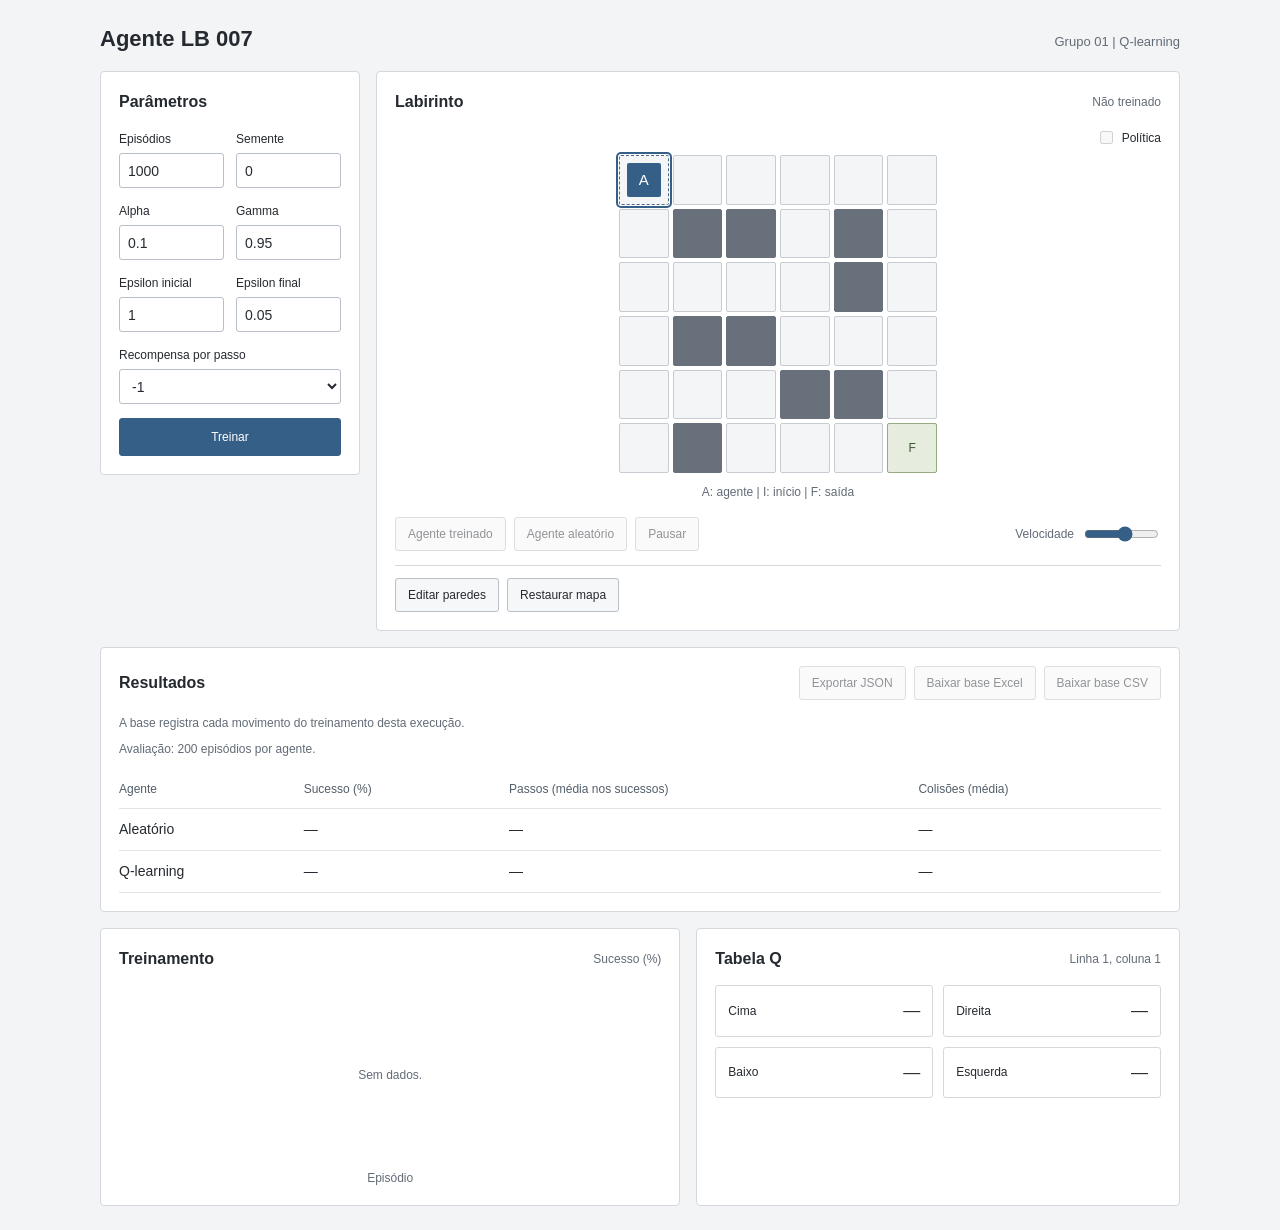
<file: web/index.html>
<!doctype html>
<html lang="pt-BR">
<head>
  <meta charset="UTF-8">
  <meta name="viewport" content="width=device-width, initial-scale=1">
  <title>Agente LB 007</title>
  <link rel="stylesheet" href="style.css">
  <script src="app.js" defer></script>
</head>
<body>
  <header><h1>Agente LB 007</h1><span>Grupo 01 | Q-learning</span></header>
  <main>
    <div class="workspace">
      <section class="panel controls">
        <h2>Parâmetros</h2>
        <form id="settings">
          <div class="field"><label for="episodes">Episódios</label><input id="episodes" type="number" min="1" max="5000" step="1" value="1000" required></div>
          <div class="field"><label for="seed">Semente</label><input id="seed" type="number" min="0" max="2147483647" step="1" value="0" required></div>
          <div class="field"><label for="alpha">Alpha</label><input id="alpha" type="number" min="0.001" max="1" step="any" value="0.1" required></div>
          <div class="field"><label for="gamma">Gamma</label><input id="gamma" type="number" min="0" max="0.999" step="any" value="0.95" required></div>
          <div class="field"><label for="epsilon_start">Epsilon inicial</label><input id="epsilon_start" type="number" min="0" max="1" step="any" value="1" required></div>
          <div class="field"><label for="epsilon_end">Epsilon final</label><input id="epsilon_end" type="number" min="0" max="1" step="any" value="0.05" required></div>
          <div class="field full"><label for="step_reward">Recompensa por passo</label><select id="step_reward"><option value="-1">-1</option><option value="-0.1">-0,1</option></select></div>
          <button class="primary full" id="train" type="submit">Treinar</button>
        </form>
        <p id="status" class="status" role="status" aria-live="polite"></p>
      </section>
      <section class="panel arena">
        <div class="section-title"><h2>Labirinto</h2><span id="model-state" class="muted">Não treinado</span></div>
        <div class="board-toolbar"><label class="checkbox"><input id="policy" type="checkbox" disabled> Política</label></div>
        <div id="board" class="board" aria-label="Labirinto"></div>
        <p class="legend">A: agente | I: início | F: saída</p>
        <div class="playbar">
          <button id="play-trained" disabled>Agente treinado</button>
          <button id="play-random" disabled>Agente aleatório</button>
          <button id="pause" disabled>Pausar</button>
          <label for="speed" class="speed-label">Velocidade <input id="speed" type="range" min="1" max="10" value="6"></label>
        </div>
        <p class="run-strip" id="run-status" role="status"></p>
        <div class="map-tools"><button id="edit" aria-pressed="false">Editar paredes</button><button id="reset">Restaurar mapa</button><span id="map-hint" class="muted"></span></div>
      </section>
    </div>
    <section class="panel comparison">
      <div class="section-title"><h2>Resultados</h2><div class="export-buttons"><button id="download" disabled>Exportar JSON</button><button id="download-xlsx" disabled>Baixar base Excel</button><button id="download-csv" disabled>Baixar base CSV</button></div></div>
      <p class="muted" id="dataset-note">A base registra cada movimento do treinamento desta execução.</p>
      <p class="muted" id="evaluation-note">Avaliação: 200 episódios por agente.</p>
      <div class="table-scroll"><table class="metrics">
        <thead><tr><th>Agente</th><th>Sucesso (%)</th><th>Passos (média nos sucessos)</th><th>Colisões (média)</th></tr></thead>
        <tbody>
          <tr><th>Aleatório</th><td id="random-success">—</td><td id="random-steps">—</td><td id="random-collisions">—</td></tr>
          <tr><th>Q-learning</th><td id="trained-success">—</td><td id="trained-steps">—</td><td id="trained-collisions">—</td></tr>
        </tbody>
      </table></div>
      <p class="muted" id="takeaway"></p>
    </section>
    <div class="insights">
      <section class="panel learning">
        <div class="section-title"><h2>Treinamento</h2><span class="muted">Sucesso (%)</span></div>
        <div id="chart" class="chart"><p class="muted">Sem dados.</p></div>
        <p class="chart-axis">Episódio</p>
      </section>
      <section class="panel q-panel">
        <div class="section-title"><h2>Tabela Q</h2><span id="selected-state" class="muted">Linha 1, coluna 1</span></div>
        <div class="q-grid" id="q-values"></div>
        <p id="q-note" class="muted"></p>
      </section>
    </div>
  </main>
</body>
</html>
</file>
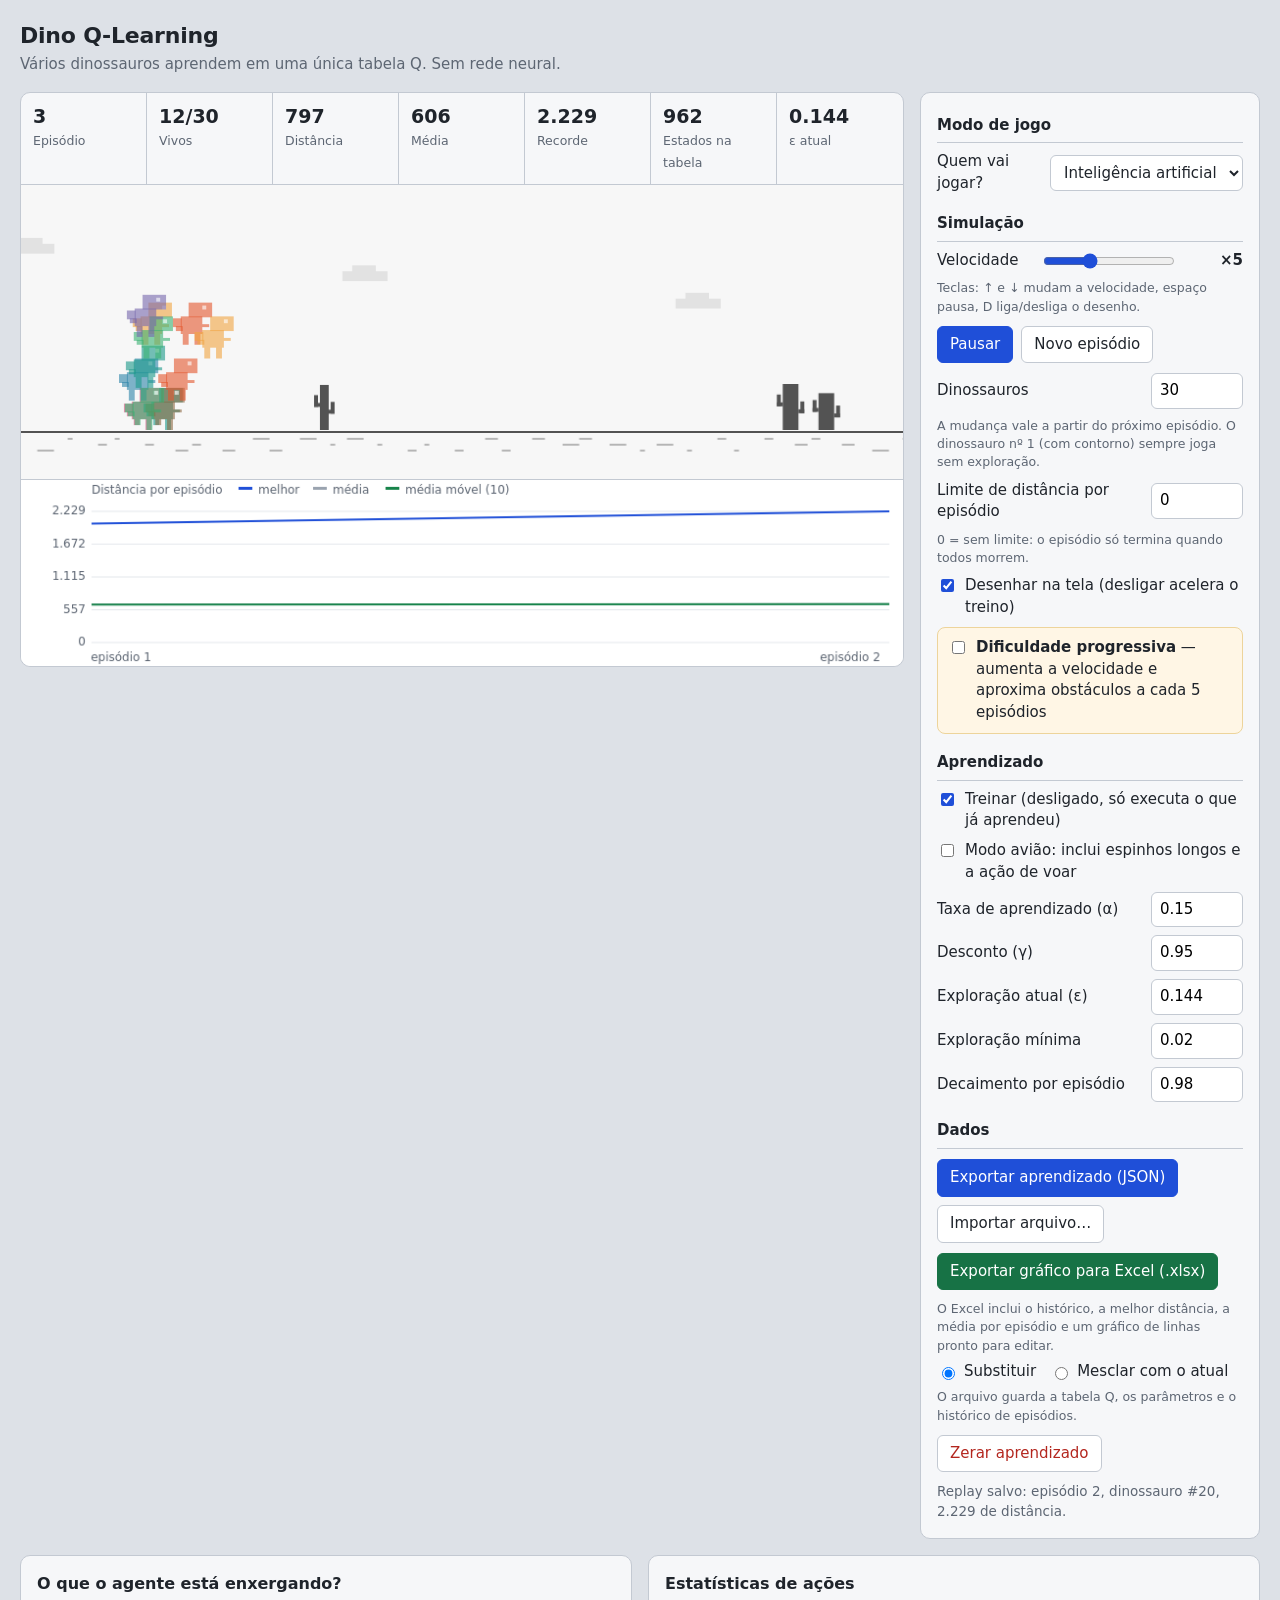
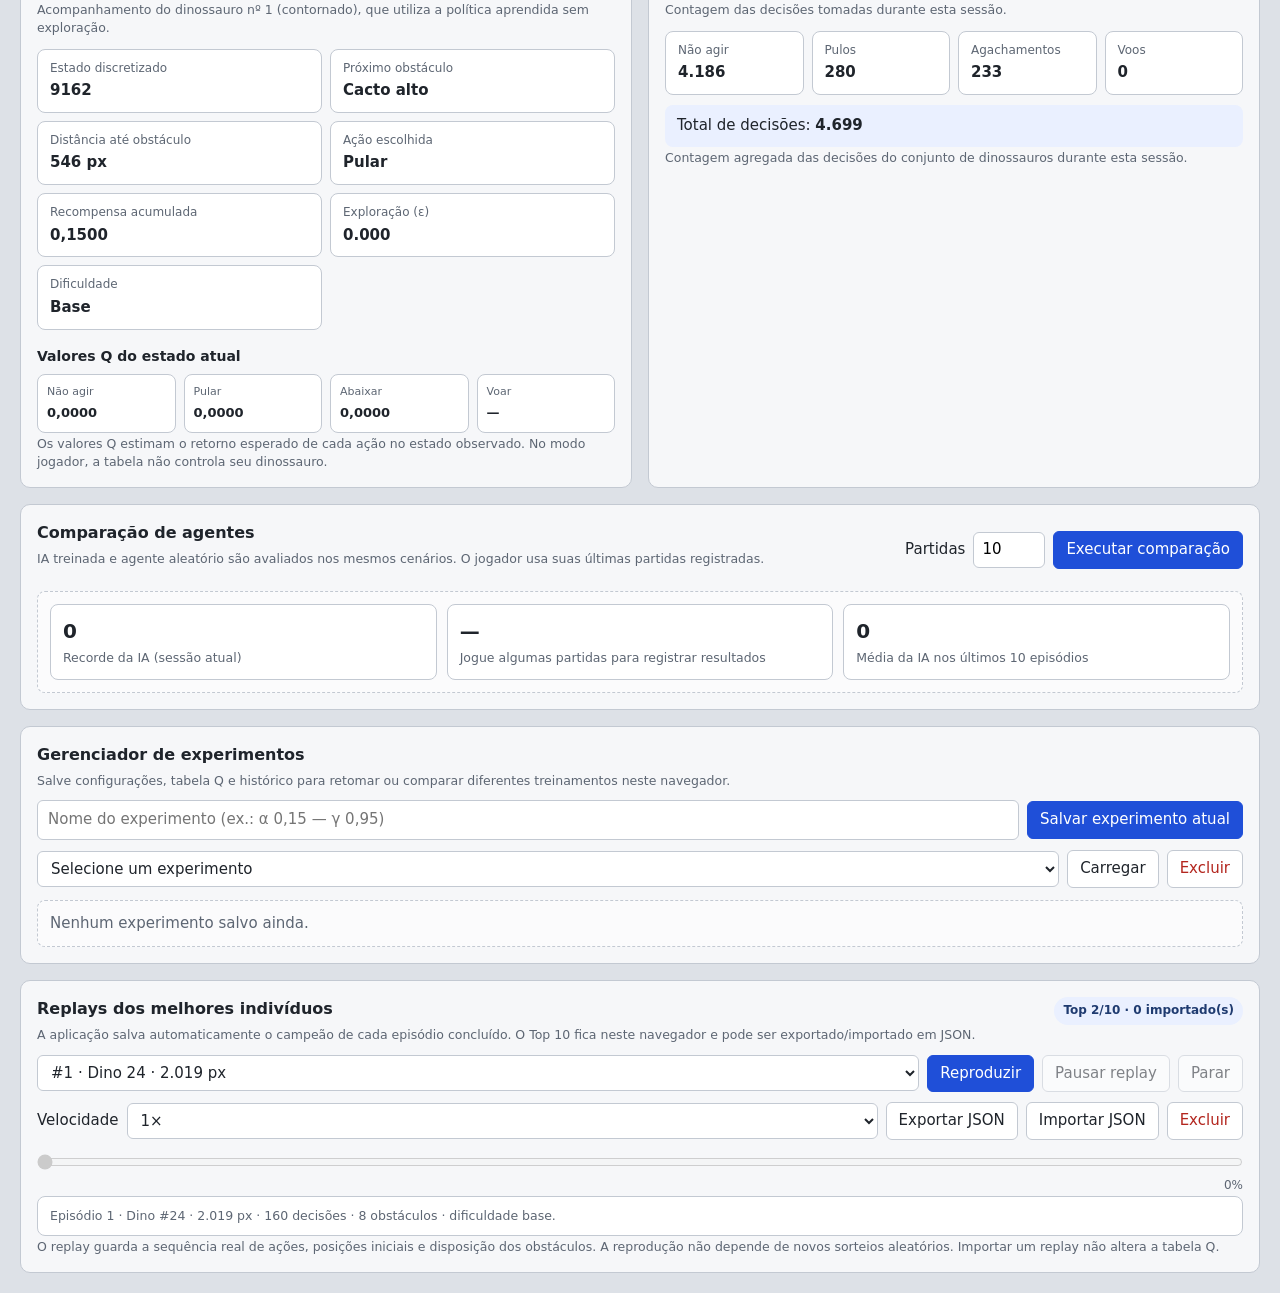
<file: src/jogo-dino-google/index.html>
<!DOCTYPE html>
<html lang="pt-BR">
<head>
  <meta charset="utf-8">
  <meta name="viewport" content="width=device-width, initial-scale=1">
  <title>Dino Q-Learning</title>
  <link rel="stylesheet" href="style.css">
</head>
<body>
  <div class="head">
    <h1>Dino Q-Learning</h1>
    <p class="sub">Vários dinossauros aprendem em uma única tabela Q. Sem rede neural.</p>
  </div>

  <main class="grid">
    <section class="card" aria-label="Simulação">
      <div class="stats">
        <div><span class="v" id="sEp">1</span><span class="k">Episódio</span></div>
        <div><span class="v" id="sAlive">0</span><span class="k">Vivos</span></div>
        <div><span class="v" id="sDist">0</span><span class="k">Distância</span></div>
        <div><span class="v" id="sAvg">0</span><span class="k">Média</span></div>
        <div><span class="v" id="sBest">0</span><span class="k">Recorde</span></div>
        <div><span class="v" id="sStates">0</span><span class="k">Estados na tabela</span></div>
        <div><span class="v" id="sEps">0</span><span class="k">ε atual</span></div>
      </div>
      <canvas id="game" aria-label="Jogo do dinossauro"></canvas>
      <canvas id="chart" aria-label="Gráfico de evolução"></canvas>
    </section>

    <aside class="card panel" aria-label="Controles">
      <h2>Modo de jogo</h2>
      <div class="row">
        <label for="mode">Quem vai jogar?</label>
        <select id="mode">
          <option value="ai">Inteligência artificial</option>
          <option value="player">Eu (jogador)</option>
        </select>
      </div>
      <div id="playerControls" hidden>
        <strong>Seus controles</strong>
        <div class="btns">
          <button id="btnJump" type="button">Pular</button>
          <button id="btnDuck" type="button">Abaixar</button>
        </div>
        <p class="player-hint">Teclado: Espaço ou ↑ para pular; segure ↓ para abaixar. Esc pausa a partida.</p>
      </div>

      <h2>Simulação</h2>
      <div class="row">
        <label for="speed">Velocidade</label>
        <input type="range" id="speed" min="0" max="12" step="1" value="4">
        <span class="speedval" id="speedVal">×5</span>
      </div>
      <p class="hint" id="speedHint">Teclas: ↑ e ↓ mudam a velocidade, espaço pausa, D liga/desliga o desenho.</p>
      <div class="btns">
        <button id="btnPause" class="primary">Pausar</button>
        <button id="btnNew">Novo episódio</button>
      </div>
      <div class="row">
        <label for="nDinos">Dinossauros</label>
        <input type="number" id="nDinos" min="1" max="300" step="1" value="30">
      </div>
      <p class="hint">A mudança vale a partir do próximo episódio. O dinossauro nº 1 (com contorno) sempre joga sem exploração.</p>
      <div class="row"><label for="pCap">Limite de distância por episódio</label><input type="number" id="pCap" min="0" step="100000"></div>
      <p class="hint">0 = sem limite: o episódio só termina quando todos morrem.</p>
      <label class="check"><input type="checkbox" id="chkDraw" checked> <span>Desenhar na tela (desligar acelera o treino)</span></label>
      <label class="check progressive-check"><input type="checkbox" id="chkProgressive"> <span><strong>Dificuldade progressiva</strong> — aumenta a velocidade e aproxima obstáculos a cada 5 episódios</span></label>

      <h2>Aprendizado</h2>
      <label class="check"><input type="checkbox" id="chkLearn" checked> <span>Treinar (desligado, só executa o que já aprendeu)</span></label>
      <label class="check"><input type="checkbox" id="chkPlane"> <span>Modo avião: inclui espinhos longos e a ação de voar</span></label>
      <div class="row"><label for="pAlpha">Taxa de aprendizado (α)</label><input type="number" id="pAlpha" min="0.001" max="1" step="0.01"></div>
      <div class="row"><label for="pGamma">Desconto (γ)</label><input type="number" id="pGamma" min="0" max="0.999" step="0.01"></div>
      <div class="row"><label for="pEps">Exploração atual (ε)</label><input type="number" id="pEps" min="0" max="1" step="0.01"></div>
      <div class="row"><label for="pEpsMin">Exploração mínima</label><input type="number" id="pEpsMin" min="0" max="1" step="0.01"></div>
      <div class="row"><label for="pDecay">Decaimento por episódio</label><input type="number" id="pDecay" min="0.5" max="1" step="0.005"></div>

      <h2>Dados</h2>
      <div class="btns">
        <button id="btnExport" class="primary">Exportar aprendizado (JSON)</button>
        <button id="btnImport">Importar arquivo…</button>
        <input type="file" id="fileIn" accept="application/json,.json" hidden>
      </div>
      <div class="btns">
        <button id="btnExportExcel" class="excel-button" type="button">Exportar gráfico para Excel (.xlsx)</button>
      </div>
      <p class="hint">O Excel inclui o histórico, a melhor distância, a média por episódio e um gráfico de linhas pronto para editar.</p>
      <div class="radios" role="radiogroup" aria-label="Modo de importação">
        <label><input type="radio" name="impMode" value="replace" checked> Substituir</label>
        <label><input type="radio" name="impMode" value="merge"> Mesclar com o atual</label>
      </div>
      <p class="hint">O arquivo guarda a tabela Q, os parâmetros e o histórico de episódios.</p>
      <div class="btns"><button id="btnReset" class="danger">Zerar aprendizado</button></div>
      <p id="status" role="status" aria-live="polite"></p>
    </aside>
  </main>

  <main class="insight-grid" aria-label="Análise do aprendizado">
    <section class="card insight-card">
      <h2>O que o agente está enxergando?</h2>
      <p class="hint" id="qModeHint">Acompanhamento do dinossauro nº 1 (contornado).</p>
      <div class="debug-grid">
        <div class="debug-item"><span>Estado discretizado</span><strong id="qState">—</strong></div>
        <div class="debug-item"><span>Próximo obstáculo</span><strong id="qObstacle">—</strong></div>
        <div class="debug-item"><span>Distância até obstáculo</span><strong id="qDistance">—</strong></div>
        <div class="debug-item"><span>Ação escolhida</span><strong id="qAction">—</strong></div>
        <div class="debug-item"><span>Recompensa acumulada</span><strong id="qReward">—</strong></div>
        <div class="debug-item"><span>Exploração (ε)</span><strong id="qEpsilon">—</strong></div>
        <div class="debug-item"><span>Dificuldade</span><strong id="qDifficulty">Base</strong></div>
      </div>
      <h3>Valores Q do estado atual</h3>
      <div class="q-values">
        <div><span>Não agir</span><strong id="qWait">0,0000</strong></div>
        <div><span>Pular</span><strong id="qJump">0,0000</strong></div>
        <div><span>Abaixar</span><strong id="qDuck">0,0000</strong></div>
        <div><span>Voar</span><strong id="qFly">0,0000</strong></div>
      </div>
      <p class="hint">Os valores Q estimam o retorno esperado de cada ação no estado observado. No modo jogador, a tabela não controla seu dinossauro.</p>
    </section>

    <section class="card insight-card">
      <h2>Estatísticas de ações</h2>
      <p class="hint">Contagem das decisões tomadas durante esta sessão.</p>
      <div class="action-grid">
        <div class="action-stat"><span>Não agir</span><strong id="actWait">0</strong></div>
        <div class="action-stat"><span>Pulos</span><strong id="actJump">0</strong></div>
        <div class="action-stat"><span>Agachamentos</span><strong id="actDuck">0</strong></div>
        <div class="action-stat"><span>Voos</span><strong id="actFly">0</strong></div>
      </div>
      <div class="action-total">Total de decisões: <strong id="actTotal">0</strong></div>
      <p class="hint" id="actionStatsHint">Na IA, cada decisão do agente é contabilizada. No modo jogador, são contabilizados os comandos manuais.</p>
    </section>

    <section class="card insight-card wide-card">
      <div class="section-heading">
        <div>
          <h2>Comparação de agentes</h2>
          <p class="hint">IA treinada e agente aleatório são avaliados nos mesmos cenários. O jogador usa suas últimas partidas registradas.</p>
        </div>
        <div class="btns compact-actions">
          <label for="benchmarkRuns">Partidas</label>
          <input type="number" id="benchmarkRuns" min="3" max="30" value="10">
          <button id="btnCompare" class="primary" type="button">Executar comparação</button>
        </div>
      </div>
      <div id="comparisonResults" class="result-placeholder">Execute a comparação para gerar os indicadores.</div>
    </section>

    <section class="card insight-card wide-card">
      <div class="section-heading">
        <div>
          <h2>Gerenciador de experimentos</h2>
          <p class="hint">Salve configurações, tabela Q e histórico para retomar ou comparar diferentes treinamentos neste navegador.</p>
        </div>
      </div>
      <div class="experiment-controls">
        <input type="text" id="experimentName" maxlength="60" placeholder="Nome do experimento (ex.: α 0,15 — γ 0,95)">
        <button id="btnSaveExperiment" class="primary" type="button">Salvar experimento atual</button>
      </div>
      <div class="experiment-controls">
        <select id="experimentSelect" aria-label="Experimento salvo"><option value="">Nenhum experimento salvo</option></select>
        <button id="btnLoadExperiment" type="button">Carregar</button>
        <button id="btnDeleteExperiment" class="danger" type="button">Excluir</button>
      </div>
      <div id="experimentComparison" class="result-placeholder">Seus experimentos salvos aparecerão aqui para comparação.</div>
    </section>

    <section class="card insight-card wide-card replay-card">
      <div class="section-heading">
        <div>
          <h2>Replays dos melhores indivíduos</h2>
          <p class="hint">A aplicação salva automaticamente o campeão de cada episódio concluído. O Top 10 fica neste navegador e pode ser exportado/importado em JSON.</p>
        </div>
        <span class="replay-count" id="replayCount">Top 0/10</span>
      </div>
      <div class="experiment-controls replay-controls">
        <select id="replaySelect" aria-label="Replay salvo"><option value="">Nenhum replay salvo ainda</option></select>
        <button id="btnReplayPlay" class="primary" type="button" disabled>Reproduzir</button>
        <button id="btnReplayPause" type="button" disabled>Pausar replay</button>
        <button id="btnReplayStop" type="button" disabled>Parar</button>
      </div>
      <div class="experiment-controls replay-controls">
        <label for="replaySpeed">Velocidade</label>
        <select id="replaySpeed">
          <option value="0.5">0,5×</option><option value="1" selected>1×</option>
          <option value="2">2×</option><option value="4">4×</option>
        </select>
        <button id="btnReplayExport" type="button" disabled>Exportar JSON</button>
        <button id="btnReplayImport" type="button">Importar JSON</button>
        <input type="file" id="replayFileIn" accept="application/json,.json" hidden>
        <button id="btnReplayDelete" class="danger" type="button" disabled>Excluir</button>
      </div>
      <input type="range" id="replayProgress" min="0" max="100" step="0.1" value="0" disabled aria-label="Progresso do replay">
      <div class="replay-progress-label" id="replayProgressLabel">0%</div>
      <p class="hint replay-metadata" id="replayMetadata">Os melhores indivíduos dos próximos episódios concluídos aparecerão aqui.</p>
      <p class="hint">O replay guarda a sequência real de ações, posições iniciais e disposição dos obstáculos. A reprodução não depende de novos sorteios aleatórios. Importar um replay não altera a tabela Q.</p>
    </section>
  </main>
  <script src="script.js"></script>
</body>
</html>
</file>
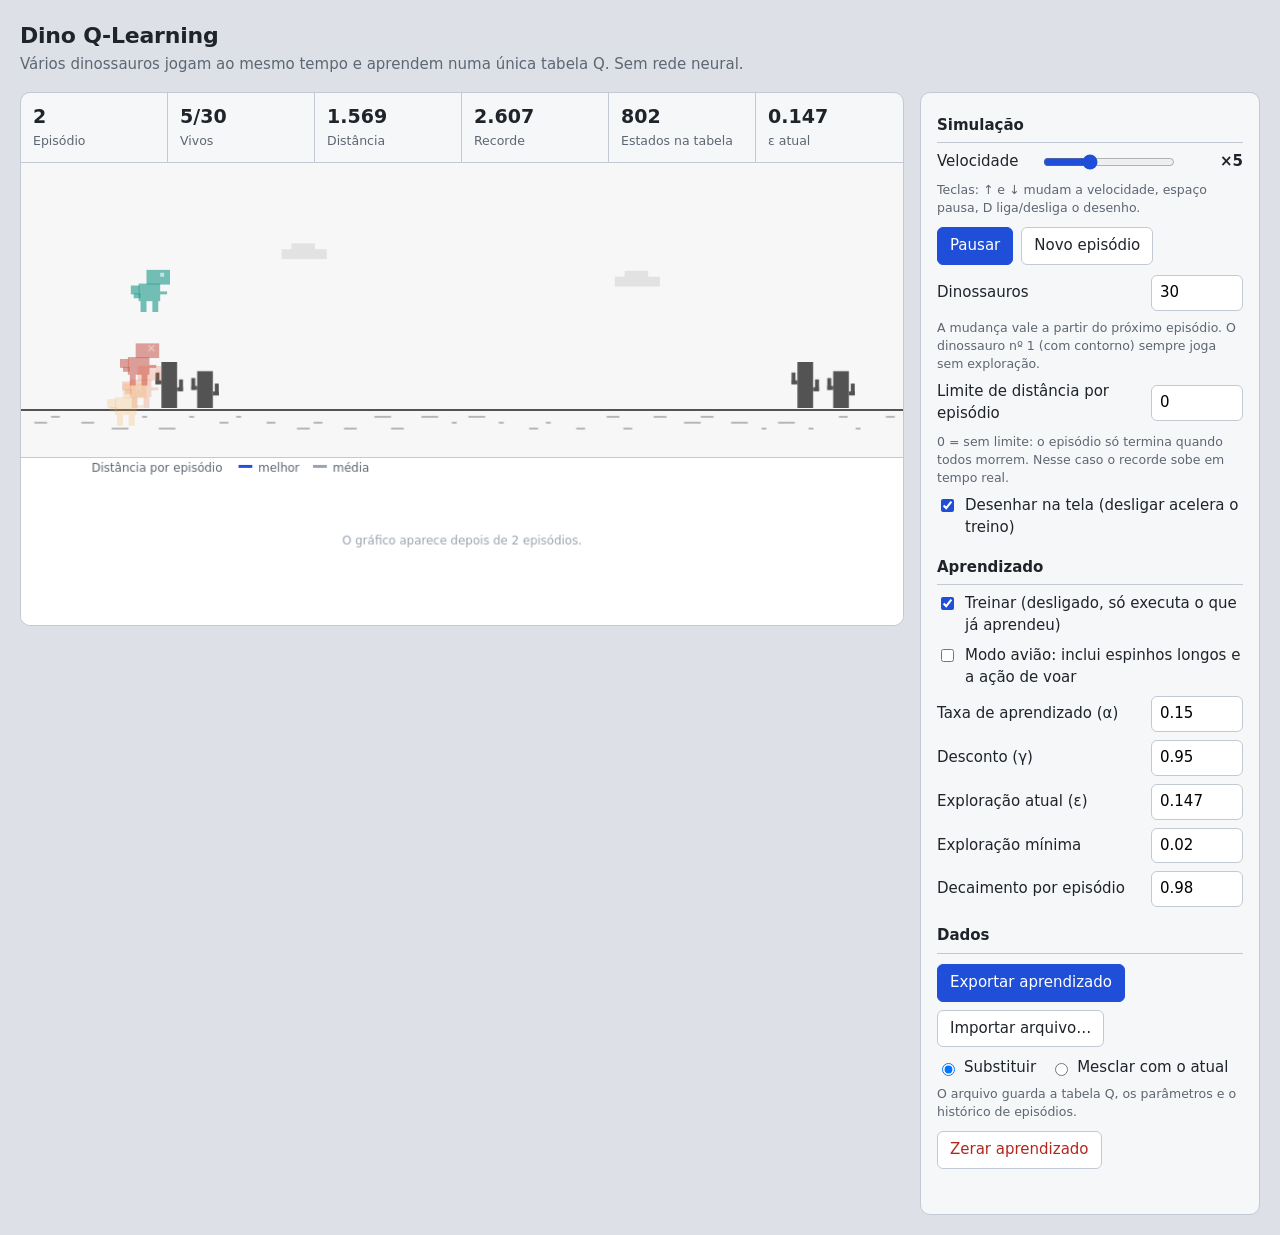
<file: src/dino-qlearning.html>
<!DOCTYPE html>
<html lang="pt-BR">
<head>
<meta charset="utf-8">
<meta name="viewport" content="width=device-width, initial-scale=1">
<title>Dino Q-Learning</title>
<style>
  :root {
    color-scheme: light;
    --bg: #dde1e7;
    --panel: #f6f7f9;
    --line: #c3c9d2;
    --ink: #1f242b;
    --muted: #5d6673;
    --accent: #1f4fd8;
    --accent-ink: #ffffff;
    --screen: #f7f7f7;
    --danger: #b3261e;
  }
  * { box-sizing: border-box; }
  html, body { margin: 0; }
  body {
    background: var(--bg);
    color: var(--ink);
    font: 15px/1.45 system-ui, -apple-system, "Segoe UI", Roboto, sans-serif;
    padding: 20px;
  }
  h1 { margin: 0; font-size: 22px; letter-spacing: -0.01em; }
  .sub { margin: 2px 0 16px; color: var(--muted); }
  .grid { display: grid; grid-template-columns: minmax(0, 1fr) 340px; gap: 16px; align-items: start; max-width: 1360px; margin: 0 auto; }
  .head { max-width: 1360px; margin: 0 auto; }
  .card { background: var(--panel); border: 1px solid var(--line); border-radius: 10px; }
  .stats { display: grid; grid-template-columns: repeat(6, 1fr); border-bottom: 1px solid var(--line); }
  .stats div { padding: 10px 12px; border-right: 1px solid var(--line); min-width: 0; }
  .stats div:last-child { border-right: 0; }
  .stats .v { display: block; font-size: 19px; font-variant-numeric: tabular-nums; font-weight: 600; white-space: nowrap; overflow: hidden; text-overflow: ellipsis; }
  .stats .k { color: var(--muted); font-size: 12.5px; }
  canvas { display: block; width: 100%; height: auto; }
  #game { background: var(--screen); }
  #chart { border-top: 1px solid var(--line); background: #fff; border-radius: 0 0 10px 10px; }
  .panel { padding: 4px 16px 16px; }
  .panel h2 { font-size: 15px; margin: 18px 0 8px; padding-bottom: 6px; border-bottom: 1px solid var(--line); }
  .row { display: flex; align-items: center; gap: 10px; margin: 8px 0; }
  .row > label:first-child { flex: 1; }
  .hint { color: var(--muted); font-size: 12.5px; margin: 2px 0 0; }
  input[type=number] { width: 92px; padding: 6px 8px; border: 1px solid var(--line); border-radius: 6px; font: inherit; background: #fff; font-variant-numeric: tabular-nums; }
  input[type=range] { flex: 1.4; accent-color: var(--accent); }
  .speedval { width: 56px; text-align: right; font-weight: 600; font-variant-numeric: tabular-nums; }
  .check { display: flex; gap: 8px; align-items: flex-start; margin: 8px 0; cursor: pointer; }
  .check input { margin-top: 4px; accent-color: var(--accent); }
  .btns { display: flex; flex-wrap: wrap; gap: 8px; margin: 10px 0; }
  button { font: inherit; padding: 7px 12px; border-radius: 6px; border: 1px solid var(--line); background: #fff; color: var(--ink); cursor: pointer; }
  button:hover { border-color: #8d96a3; }
  button.primary { background: var(--accent); border-color: var(--accent); color: var(--accent-ink); }
  button.danger { color: var(--danger); }
  :focus-visible { outline: 2px solid var(--accent); outline-offset: 2px; }
  .radios { display: flex; gap: 14px; margin: 6px 0; }
  .radios label { display: flex; gap: 6px; align-items: center; cursor: pointer; }
  #status { min-height: 1.4em; margin: 6px 0 0; font-size: 13.5px; color: var(--muted); }
  #status.err { color: var(--danger); }
  @media (max-width: 980px) {
    .grid { grid-template-columns: 1fr; }
    .stats { grid-template-columns: repeat(3, 1fr); }
    .stats div:nth-child(3n) { border-right: 0; }
    .stats div:nth-child(-n+3) { border-bottom: 1px solid var(--line); }
  }
</style>
</head>
<body>

<div class="head">
  <h1>Dino Q-Learning</h1>
  <p class="sub">Vários dinossauros jogam ao mesmo tempo e aprendem numa única tabela Q. Sem rede neural.</p>
</div>

<main class="grid">
  <section class="card" aria-label="Simulação">
    <div class="stats">
      <div><span class="v" id="sEp">1</span><span class="k">Episódio</span></div>
      <div><span class="v" id="sAlive">0</span><span class="k">Vivos</span></div>
      <div><span class="v" id="sDist">0</span><span class="k">Distância</span></div>
      <div><span class="v" id="sBest">0</span><span class="k">Recorde</span></div>
      <div><span class="v" id="sStates">0</span><span class="k">Estados na tabela</span></div>
      <div><span class="v" id="sEps">0</span><span class="k">ε atual</span></div>
    </div>
    <canvas id="game" aria-label="Jogo do dinossauro"></canvas>
    <canvas id="chart" aria-label="Gráfico de evolução"></canvas>
  </section>

  <aside class="card panel" aria-label="Controles">
    <h2>Simulação</h2>
    <div class="row">
      <label for="speed">Velocidade</label>
      <input type="range" id="speed" min="0" max="12" step="1" value="4">
      <span class="speedval" id="speedVal">×5</span>
    </div>
    <p class="hint">Teclas: ↑ e ↓ mudam a velocidade, espaço pausa, D liga/desliga o desenho.</p>
    <div class="btns">
      <button id="btnPause" class="primary">Pausar</button>
      <button id="btnNew">Novo episódio</button>
    </div>
    <div class="row">
      <label for="nDinos">Dinossauros</label>
      <input type="number" id="nDinos" min="1" max="300" step="1" value="30">
    </div>
    <p class="hint">A mudança vale a partir do próximo episódio. O dinossauro nº 1 (com contorno) sempre joga sem exploração.</p>
    <div class="row"><label for="pCap">Limite de distância por episódio</label><input type="number" id="pCap" min="0" step="100000"></div>
    <p class="hint">0 = sem limite: o episódio só termina quando todos morrem. Nesse caso o recorde sobe em tempo real.</p>
    <label class="check"><input type="checkbox" id="chkDraw" checked> <span>Desenhar na tela (desligar acelera o treino)</span></label>

    <h2>Aprendizado</h2>
    <label class="check"><input type="checkbox" id="chkLearn" checked> <span>Treinar (desligado, só executa o que já aprendeu)</span></label>
    <label class="check"><input type="checkbox" id="chkPlane"> <span>Modo avião: inclui espinhos longos e a ação de voar</span></label>
    <div class="row"><label for="pAlpha">Taxa de aprendizado (α)</label><input type="number" id="pAlpha" min="0.001" max="1" step="0.01"></div>
    <div class="row"><label for="pGamma">Desconto (γ)</label><input type="number" id="pGamma" min="0" max="0.999" step="0.01"></div>
    <div class="row"><label for="pEps">Exploração atual (ε)</label><input type="number" id="pEps" min="0" max="1" step="0.01"></div>
    <div class="row"><label for="pEpsMin">Exploração mínima</label><input type="number" id="pEpsMin" min="0" max="1" step="0.01"></div>
    <div class="row"><label for="pDecay">Decaimento por episódio</label><input type="number" id="pDecay" min="0.5" max="1" step="0.005"></div>

    <h2>Dados</h2>
    <div class="btns">
      <button id="btnExport" class="primary">Exportar aprendizado</button>
      <button id="btnImport">Importar arquivo…</button>
      <input type="file" id="fileIn" accept="application/json,.json" hidden>
    </div>
    <div class="radios" role="radiogroup" aria-label="Modo de importação">
      <label><input type="radio" name="impMode" value="replace" checked> Substituir</label>
      <label><input type="radio" name="impMode" value="merge"> Mesclar com o atual</label>
    </div>
    <p class="hint">O arquivo guarda a tabela Q, os parâmetros e o histórico de episódios.</p>
    <div class="btns"><button id="btnReset" class="danger">Zerar aprendizado</button></div>
    <p id="status" role="status" aria-live="polite"></p>
  </aside>
</main>

<!-- ============================ MOTOR (sem DOM) ============================ -->
<script id="engine">
const DinoEngine = (() => {
  'use strict';

  const TICK_HZ = 200;                 // 1 tick = 0,005 s, igual ao jogo original
  const W = 900, GROUND = 15;
  const CACTI = [[32, 33], [23, 46], [15, 33], [49, 33], [73, 47]];   // [largura, altura]
  const BIRD_W = 42, BIRD_H = 36, SPIKE_W = 810, SPIKE_H = 31, SPIKE_Y = 10;
  const DECISION = 4;                  // o agente decide a cada 4 ticks
  const DEATH = -100;                  // recompensa ao morrer
  const TTC_STEP = 8, TTC_N = 29, NCLASS = 9, NV = 23;
  const MAX_KEY = TTC_N * NCLASS * NV * 2;
  const FORMAT = 'dino-qlearning';

  const hit = (x1, y1, w1, h1, x2, y2, w2, h2) =>
    !(x1 + w1 <= x2 || x1 >= x2 + w2 || y1 + h1 <= y2 || y1 >= y2 + h2);
  const dw = d => d.estado === 1 ? 55 : d.estado === 4 ? 39 : 40;
  const dh = d => d.estado === 1 ? 25 : d.estado === 4 ? 37 : 43;
  const r4 = v => Math.round(v * 10000) / 10000;

  function obsClass(o) {
    if (o.type < 5) return o.type;                 // cactos
    if (o.type === 5) return o.y < 35 ? 5 : (o.y < 53 ? 6 : 7);   // pássaro: baixo (pular), médio (abaixar), alto (nada)
    return 8;                                      // espinhos
  }

  class Sim {
    constructor(o = {}) {
      this.alpha = o.alpha ?? 0.15;
      this.gamma = o.gamma ?? 0.95;
      this.epsilon = o.epsilon ?? 0.15;
      this.epsilonMin = o.epsilonMin ?? 0.02;
      this.epsilonDecay = o.epsilonDecay ?? 0.98;
      this.planeMode = !!o.planeMode;
      this.learn = o.learn !== false;
      this.numDinos = o.numDinos ?? 30;
      this.capDistance = o.capDistance ?? 0;       // 0 = sem limite de distância por episódio
      this.q = new Map();                          // estado -> [q0, q1, q2, q3, visitas]
      this.episode = 0;
      this.bestEver = 0;
      this.history = [];                           // { best, avg } por episódio
      this.totalSteps = 0;
      this.newEpisode();
    }

    /* ---------- episódio ---------- */
    newEpisode() {
      this.V = -3;
      this.dist = 0;
      this.tick = 0;
      this.obstacles = [];
      this.nextId = 0;
      this.spikeCount = 0;
      this.ended = false;
      this.spawn(true);
      while (this.obstacles[this.obstacles.length - 1].x < W + 800) this.spawn(false);
      this.dinos = [];
      for (let i = 0; i < this.numDinos; i++) {
        this.dinos.push({
          id: i, x: 100 + Math.random() * 80, y: GROUND, vy: 0, estado: 0,
          cool: 0, desl: 0, alive: true, dist: 0,
          ps: -1, pa: 0, acc: 0, action: 0
        });
      }
      this.alive = this.dinos.length;
    }

    spawn(first) {
      const last = this.obstacles[this.obstacles.length - 1];
      const x = last ? last.x + last.w + 500 + (Math.random() * 200 - 100) : 650;
      let type;
      if (!first && this.planeMode && this.spikeCount >= 10) { type = 6; this.spikeCount = 0; }
      else {
        type = Math.floor(Math.random() * (first ? 5 : 6));
        if (this.planeMode) this.spikeCount++;
      }
      let w, h, y = GROUND;
      if (type < 5) { w = CACTI[type][0]; h = CACTI[type][1]; }
      else if (type === 5) { w = BIRD_W; h = BIRD_H; y = 20 + Math.floor(Math.random() * 65); }
      else { w = SPIKE_W; h = SPIKE_H; y = SPIKE_Y; }
      this.obstacles.push({ id: this.nextId++, x, y, w, h, type });
    }

    nextObstacle(d) {
      const left = d.x + 7;
      for (const o of this.obstacles) if (o.x + o.w > left) return o;
      return this.obstacles[this.obstacles.length - 1];
    }

    /* ---------- estado discretizado ---------- */
    stateKey(d) {
      const o = this.nextObstacle(d);
      const dist = o.x - (d.x + 33);
      let b = 0;                                   // 0 = obstáculo já sobre o dinossauro
      if (dist >= 0) b = 1 + Math.min(TTC_N - 2, Math.floor(dist / (-this.V) / TTC_STEP));
      let vs;
      if (d.estado === 4) vs = 1;
      else if (d.estado === 1) vs = 2;
      else if (d.estado === 0) vs = 0;
      else vs = 3 + Math.min(9, Math.floor((d.y - GROUND) / 12)) * 2 + (d.vy > 0 ? 1 : 0);
      const ready = (this.planeMode && d.cool <= 0) ? 1 : 0;
      return ((b * NCLASS + obsClass(o)) * NV + vs) * 2 + ready;
    }

    /* ---------- Q-learning ---------- */
    row(s) {
      let r = this.q.get(s);
      if (!r) { r = new Float32Array(5); this.q.set(s, r); }
      return r;
    }

    update(s, a, reward, s2, terminal) {
      const nA = this.planeMode ? 4 : 3;
      const r = this.row(s);
      let target = reward;
      if (!terminal) {
        const q2 = this.q.get(s2);
        if (q2) {
          let m = q2[0];
          for (let i = 1; i < nA; i++) if (q2[i] > m) m = q2[i];
          target += this.gamma * m;
        }
      }
      r[a] += this.alpha * (target - r[a]);
      r[4] += 1;
    }

    epsFor(d) {
      if (!this.learn) return 0;
      const n = this.dinos.length;
      if (n === 1) return this.epsilon;
      if (d.id === 0) return 0;                    // dinossauro 0 só explora o que já sabe
      return this.epsilon * (0.5 + d.id / (n - 1));
    }

    pick(s, d) {
      const nA = this.planeMode ? 4 : 3;
      const eps = this.epsFor(d);
      if (eps > 0 && Math.random() < eps) {
        const wts = nA === 4 ? [0.5, 0.22, 0.22, 0.06] : [0.5, 0.25, 0.25];
        let u = Math.random();
        for (let i = 0; i < nA; i++) { u -= wts[i]; if (u <= 0) return i; }
        return 0;
      }
      const q = this.q.get(s);
      if (!q) return 0;
      let best = 0;
      for (let i = 1; i < nA; i++) if (q[i] > q[best] + 1e-6) best = i;
      return best;
    }

    decide(d) {
      const s = this.stateKey(d);
      if (this.learn && d.ps !== -1) this.update(d.ps, d.pa, d.acc, s, false);
      d.ps = s; d.pa = this.pick(s, d); d.acc = 0; d.action = d.pa;
    }

    die(d) {
      d.alive = false;
      d.dist = this.dist;
      this.alive--;
      if (this.learn && d.ps !== -1) {
        this.update(d.ps, d.pa, d.acc + DEATH, 0, true);
        d.ps = -1;
      }
    }

    /* ---------- física (portada do original) ---------- */
    applyAction(d, a) {
      const sp = -this.V;
      const pular = a === 1, abaixar = a === 2, aviao = a === 3 && this.planeMode;
      if (d.estado !== 4) {
        if (d.estado !== 2) d.estado = 0;
        if (abaixar && d.estado !== 2) d.estado = 1;
        if (abaixar && d.estado === 2) { if (d.vy > 0) d.vy = 0; d.y -= 2; }
        if (pular && d.estado !== 2) { d.estado = 2; d.y += 1; d.vy += 4.0; }
        if (aviao && d.cool <= 0) {
          d.estado = 4; d.y += 1;
          if (d.vy <= 0.5 && d.y < 25) d.vy += 4.0;
          d.cool = 4000;
        }
      } else if (d.desl >= 820) { d.desl = 0; d.estado = 2; }
      else d.desl += sp;
      d.cool -= sp;
    }

    step() {
      const V = this.V;
      for (const o of this.obstacles) o.x += V;
      while (this.obstacles.length && this.obstacles[0].x + this.obstacles[0].w < -30) this.obstacles.shift();
      while (this.obstacles[this.obstacles.length - 1].x < W + 800) this.spawn(false);

      const decide = this.tick % DECISION === 0;
      for (const d of this.dinos) {
        if (!d.alive) { d.x += V; continue; }

        if (d.y > GROUND) {                                      // gravidade
          if (d.estado !== 4) d.vy -= 0.08;
          else if (d.vy <= 0) d.vy = 0; else d.vy -= 0.08;
          d.y += d.vy;
        } else { d.vy = 0; d.y = GROUND; if (d.estado === 2) d.estado = 0; }

        const o = this.nextObstacle(d);                          // colisão
        if (hit(d.x + 7, d.y + 5, dw(d) - 14, dh(d) - 10, o.x, o.y, o.w, o.h)) { this.die(d); continue; }

        if (this.learn) d.acc += (d.estado === 0 || d.estado === 1 ? 1 : 0.6) / DECISION;
        if (decide) this.decide(d);
        this.applyAction(d, d.action);
      }

      if (Math.abs(this.V) < 8) this.V -= 0.0005;
      this.dist += -V;
      this.tick++;
      this.totalSteps++;
      if (this.alive === 0 || (this.capDistance > 0 && this.dist > this.capDistance)) this.endEpisode();
    }

    run(n) { for (let i = 0; i < n; i++) this.step(); }

    endEpisode() {
      let sum = 0;
      for (const d of this.dinos) { if (d.alive) d.dist = this.dist; sum += d.dist; }
      const best = Math.max(...this.dinos.map(d => d.dist));
      this.history.push({ best: Math.round(best), avg: Math.round(sum / this.dinos.length) });
      if (this.history.length > 2000) this.history.splice(0, this.history.length - 2000);
      this.bestEver = Math.max(this.bestEver, best);
      this.episode++;
      if (this.learn) this.epsilon = Math.max(this.epsilonMin, this.epsilon * this.epsilonDecay);
      this.newEpisode();
    }

    /* ---------- exportação e importação ---------- */
    exportData() {
      const qtable = {};
      for (const [k, v] of this.q) {
        if (v[0] === 0 && v[1] === 0 && v[2] === 0 && v[3] === 0) continue;
        qtable[k] = [r4(v[0]), r4(v[1]), r4(v[2]), r4(v[3]), v[4]];
      }
      return {
        app: FORMAT, version: 1, savedAt: new Date().toISOString(),
        config: {
          alpha: this.alpha, gamma: this.gamma, epsilon: r4(this.epsilon),
          epsilonMin: this.epsilonMin, epsilonDecay: this.epsilonDecay,
          planeMode: this.planeMode, numDinos: this.numDinos, capDistance: this.capDistance
        },
        stats: {
          episode: this.episode, bestEver: Math.round(this.bestEver),
          totalSteps: this.totalSteps, history: this.history.slice(-1000)
        },
        qtable
      };
    }

    importData(obj, mode) {
      if (!obj || obj.app !== FORMAT || typeof obj.qtable !== 'object' || obj.qtable === null)
        throw new Error('Este arquivo não é um aprendizado do Dino Q-Learning.');
      if (obj.version !== 1) throw new Error('Versão do arquivo não suportada: ' + obj.version);
      const incoming = new Map();
      for (const [k, v] of Object.entries(obj.qtable)) {
        const key = Number(k);
        if (!Number.isInteger(key) || key < 0 || key >= MAX_KEY || !Array.isArray(v) || v.length < 4 ||
            !v.slice(0, 5).every(x => Number.isFinite(x)))
          throw new Error('Tabela Q inválida (entrada "' + k + '").');
        const row = new Float32Array(5);
        for (let i = 0; i < 4; i++) row[i] = v[i];
        row[4] = Number.isFinite(v[4]) ? Math.max(1, v[4]) : 1;
        incoming.set(key, row);
      }
      let overlap = 0;
      if (mode === 'merge') {
        for (const [k, inc] of incoming) {
          const cur = this.q.get(k);
          if (!cur) { this.q.set(k, inc); continue; }
          overlap++;
          const n1 = Math.max(1, cur[4]), n2 = inc[4], t = n1 + n2;
          for (let i = 0; i < 4; i++) cur[i] = (cur[i] * n1 + inc[i] * n2) / t;
          cur[4] = t;
        }
        this.bestEver = Math.max(this.bestEver, Number(obj.stats?.bestEver) || 0);
      } else {
        this.q = incoming;
        const c = obj.config || {}, s = obj.stats || {};
        const num = (v, d) => Number.isFinite(v) ? v : d;
        this.alpha = num(c.alpha, this.alpha); this.gamma = num(c.gamma, this.gamma);
        this.epsilon = num(c.epsilon, this.epsilon); this.epsilonMin = num(c.epsilonMin, this.epsilonMin);
        this.epsilonDecay = num(c.epsilonDecay, this.epsilonDecay);
        this.planeMode = !!c.planeMode;
        this.capDistance = num(c.capDistance, this.capDistance);
        this.episode = num(s.episode, 0); this.bestEver = num(s.bestEver, 0);
        this.totalSteps = num(s.totalSteps, 0);
        this.history = Array.isArray(s.history)
          ? s.history.filter(h => h && Number.isFinite(h.best) && Number.isFinite(h.avg)).slice(-2000) : [];
      }
      this.newEpisode();
      return { states: incoming.size, overlap };
    }

    reset() {
      this.q = new Map(); this.episode = 0; this.bestEver = 0; this.history = []; this.totalSteps = 0;
      this.newEpisode();
    }
  }

  return { Sim, TICK_HZ, W, GROUND, DECISION };
})();
if (typeof module !== 'undefined') module.exports = DinoEngine;
</script>

<!-- ============================ INTERFACE ============================ -->
<script id="ui">
(() => {
  if (typeof document === 'undefined') return;
  const { Sim, TICK_HZ, W, GROUND } = DinoEngine;
  const H = 300, GL = 250;                         // altura do canvas e linha do chão
  const SPEEDS = [0.25, 0.5, 1, 2, 5, 10, 20, 50, 100, 200, 500, 1000, 'max'];
  const PALETTE = ['#e4572e', '#2e86ab', '#3bb273', '#f2a541', '#7768ae', '#d1507a', '#1b998b', '#8d6a43'];
  const INK = '#535353';
  const $ = id => document.getElementById(id);

  const sim = new Sim({ numDinos: 30 });
  let speedIdx = 4, paused = false, drawOn = true, acc = 0, lastTs = performance.now(), lastEpisode = -1, lastStats = 0;

  /* ---------- canvas ---------- */
  const game = $('game'), chart = $('chart');
  const dpr = Math.min(2, window.devicePixelRatio || 1);
  game.width = W * dpr; game.height = H * dpr;
  chart.width = W * dpr; chart.height = 170 * dpr;
  const g = game.getContext('2d'), ch = chart.getContext('2d');

  function drawDino(d, color, alpha, champion) {
    const w = d.estado === 1 ? 55 : d.estado === 4 ? 39 : 40;
    const h = d.estado === 1 ? 25 : d.estado === 4 ? 37 : 43;
    const left = Math.round(d.x), bottom = GL - Math.round(d.y - GROUND), top = bottom - h;
    const R = (x, y, ww, hh) => g.fillRect(left + x, top + y, ww, hh);
    const step = ((sim.tick / 12) | 0) % 2;
    g.globalAlpha = alpha;
    g.fillStyle = color;
    if (d.estado === 1 && d.alive) {                               // agachado
      R(0, 4, 8, 6); R(0, 6, 36, 14); R(34, 0, 21, 13);
      R(8, 20, 6, step ? 5 : 3); R(24, 20, 6, step ? 3 : 5);
      g.fillStyle = '#fff'; R(46, 3, 4, 4);
    } else if (d.estado === 4 && d.alive) {                        // voando de avião
      R(20, 0, 16, 12); R(6, 8, 22, 14);
      g.fillStyle = '#2b2b2b';
      g.beginPath(); g.moveTo(left, top + 26); g.lineTo(left + 39, top + 26); g.lineTo(left + 33, top + 33); g.lineTo(left + 6, top + 33); g.fill();
      g.beginPath(); g.moveTo(left, top + 18); g.lineTo(left + 9, top + 26); g.lineTo(left, top + 26); g.fill();
      R(37, 19 + ((sim.tick / 2) & 1) * 7, 2, 10);
      g.fillStyle = '#fff'; R(30, 3, 4, 4);
    } else {                                                       // em pé, pulando ou morto
      R(16, 0, 24, 15); R(8, 14, 22, 18); R(0, 16, 9, 9); R(3, 24, 7, 5); R(30, 22, 7, 3);
      const air = d.estado === 2 || !d.alive;
      R(10, 32, 6, air ? 11 : (step ? 11 : 6)); R(22, 32, 6, air ? 11 : (step ? 6 : 11));
      g.fillStyle = '#fff';
      if (d.alive) { R(30, 3, 4, 4); }
      else { g.strokeStyle = '#fff'; g.lineWidth = 1.5; g.beginPath();
        g.moveTo(left + 29, top + 2); g.lineTo(left + 35, top + 8); g.moveTo(left + 35, top + 2); g.lineTo(left + 29, top + 8); g.stroke(); }
    }
    if (champion && d.alive) {
      g.globalAlpha = 1; g.strokeStyle = '#111'; g.lineWidth = 2;
      g.strokeRect(left - 3, top - 3, w + 6, h + 6);
    }
    g.globalAlpha = 1;
  }

  function drawObstacle(o) {
    const left = Math.round(o.x), bottom = GL - Math.round(o.y - GROUND), top = bottom - o.h;
    g.fillStyle = INK;
    if (o.type < 5) {
      const trunks = o.w >= 49 ? 2 : 1, tw = Math.max(7, Math.round(o.w / (trunks === 2 ? 4.5 : 2.6)));
      for (let t = 0; t < trunks; t++) {
        const cx = left + (o.w / (trunks * 2)) * (2 * t + 1) - tw / 2;
        const th = t === 1 ? o.h * 0.8 : o.h;
        g.fillRect(cx, bottom - th, tw, th);
        if (o.w > 20) { g.fillRect(cx - 6, bottom - th * 0.6, 6, 4); g.fillRect(cx - 6, bottom - th * 0.6 - 8, 4, 12);
                        g.fillRect(cx + tw, bottom - th * 0.45, 6, 4); g.fillRect(cx + tw + 2, bottom - th * 0.45 - 8, 4, 12); }
      }
    } else if (o.type === 5) {                                     // pássaro
      const up = ((sim.dist / 60) | 0) % 2 === 0;
      g.fillRect(left + 6, top + 14, 28, 10); g.fillRect(left + 32, top + 12, 10, 6); g.fillRect(left, top + 16, 8, 4);
      g.beginPath();
      if (up) { g.moveTo(left + 12, top + 14); g.lineTo(left + 26, top + 14); g.lineTo(left + 20, top); }
      else { g.moveTo(left + 12, top + 24); g.lineTo(left + 26, top + 24); g.lineTo(left + 20, top + 36); }
      g.fill();
    } else {                                                       // espinhos
      for (let x = 0; x < o.w; x += 18) {
        const sx = left + x;
        if (sx > W || sx + 18 < 0) continue;
        g.beginPath(); g.moveTo(sx, bottom); g.lineTo(sx + 9, top); g.lineTo(sx + 18, bottom); g.fill();
      }
    }
  }

  function draw() {
    g.setTransform(dpr, 0, 0, dpr, 0, 0);
    g.fillStyle = '#f7f7f7'; g.fillRect(0, 0, W, H);
    for (let i = 0; i < 3; i++) {                                  // nuvens
      const cx = (((i * 340 + 120 - sim.dist * 0.08) % (W + 120)) + W + 120) % (W + 120) - 60;
      g.fillStyle = '#e2e2e2'; g.fillRect(cx, 60 + i * 28, 46, 10); g.fillRect(cx + 10, 54 + i * 28, 24, 6);
    }
    g.fillStyle = INK; g.fillRect(0, GL + 1, W, 2);
    g.fillStyle = '#b5b5b5';
    for (let i = 0; i < 34; i++) {
      const x = (((i * 79 - sim.dist) % W) + W) % W;
      g.fillRect(x, GL + 8 + (i % 3) * 6, 5 + (i % 4) * 4, 2);
    }
    for (const o of sim.obstacles) if (o.x < W && o.x + o.w > 0) drawObstacle(o);
    for (const d of sim.dinos) if (!d.alive && d.x > -60) drawDino(d, PALETTE[d.id % 8], 0.22, false);
    for (const d of sim.dinos) if (d.alive && d.id !== 0) drawDino(d, PALETTE[d.id % 8], 0.6, false);
    const champ = sim.dinos[0];
    if (champ) drawDino(champ, PALETTE[0], champ.alive ? 1 : 0.3, true);
  }

  function drawChart() {
    const cw = W, chh = 170, c = ch;
    c.setTransform(dpr, 0, 0, dpr, 0, 0);
    c.fillStyle = '#fff'; c.fillRect(0, 0, cw, chh);
    const hist = sim.history.slice(-300), padL = 72, padR = 14, padT = 26, padB = 22;
    c.font = '12px system-ui, sans-serif'; c.textBaseline = 'middle';
    c.fillStyle = '#5d6673'; c.textAlign = 'left';
    c.fillText('Distância por episódio', padL, 11);
    c.fillStyle = '#1f4fd8'; c.fillRect(padL + 150, 7, 14, 3); c.fillStyle = '#5d6673'; c.fillText('melhor', padL + 170, 11);
    c.fillStyle = '#9aa3af'; c.fillRect(padL + 226, 7, 14, 3); c.fillStyle = '#5d6673'; c.fillText('média', padL + 246, 11);
    if (hist.length < 2) { c.fillStyle = '#9aa3af'; c.textAlign = 'center'; c.fillText('O gráfico aparece depois de 2 episódios.', cw / 2, chh / 2); return; }
    const max = Math.max(1, ...hist.map(h => h.best)), pw = cw - padL - padR, ph = chh - padT - padB;
    c.strokeStyle = '#e4e7ec'; c.lineWidth = 1; c.textAlign = 'right';
    for (let i = 0; i <= 4; i++) {
      const y = padT + ph * i / 4; c.beginPath(); c.moveTo(padL, y); c.lineTo(cw - padR, y); c.stroke();
      c.fillStyle = '#5d6673'; c.fillText(Math.round(max * (1 - i / 4)).toLocaleString('pt-BR'), padL - 6, y);
    }
    const line = (key, color, wd) => {
      c.strokeStyle = color; c.lineWidth = wd; c.beginPath();
      hist.forEach((h, i) => { const x = padL + pw * i / (hist.length - 1), y = padT + ph * (1 - h[key] / max); i ? c.lineTo(x, y) : c.moveTo(x, y); });
      c.stroke();
    };
    line('avg', '#9aa3af', 1.5); line('best', '#1f4fd8', 2);
    c.fillStyle = '#5d6673'; c.textAlign = 'center';
    const first = sim.episode - hist.length + 1;
    c.fillText('episódio ' + first, padL + 30, chh - 8); c.fillText('episódio ' + sim.episode, cw - padR - 40, chh - 8);
  }

  /* ---------- painel ---------- */
  const fmt = n => Math.round(n).toLocaleString('pt-BR');
  function updateStats() {
    $('sEp').textContent = fmt(sim.episode + 1);
    $('sAlive').textContent = sim.alive + '/' + sim.dinos.length;
    $('sDist').textContent = fmt(sim.dist);
    $('sBest').textContent = fmt(Math.max(sim.bestEver, sim.dist));
    $('sStates').textContent = fmt(sim.q.size);
    $('sEps').textContent = sim.learn ? sim.epsilon.toFixed(3) : '0';
    const f = $('pEps'); if (document.activeElement !== f) f.value = sim.epsilon.toFixed(3);
  }
  function syncInputs() {
    $('nDinos').value = sim.numDinos; $('pAlpha').value = sim.alpha; $('pGamma').value = sim.gamma;
    $('pEps').value = sim.epsilon.toFixed(3); $('pEpsMin').value = sim.epsilonMin; $('pDecay').value = sim.epsilonDecay;
    $('pCap').value = sim.capDistance; $('chkLearn').checked = sim.learn; $('chkPlane').checked = sim.planeMode;
  }
  function setStatus(msg, err) { const s = $('status'); s.textContent = msg; s.className = err ? 'err' : ''; }
  function setSpeed(i) {
    speedIdx = Math.max(0, Math.min(SPEEDS.length - 1, i));
    $('speed').value = speedIdx;
    $('speedVal').textContent = SPEEDS[speedIdx] === 'max' ? 'Máx' : '×' + SPEEDS[speedIdx];
    acc = 0;
  }
  function setPaused(p) { paused = p; $('btnPause').textContent = p ? 'Continuar' : 'Pausar'; }

  const numInput = (id, key, lo, hi) => $(id).addEventListener('input', e => {
    const v = parseFloat(e.target.value);
    if (Number.isFinite(v)) sim[key] = Math.min(hi, Math.max(lo, v));
  });
  numInput('pAlpha', 'alpha', 0.001, 1); numInput('pGamma', 'gamma', 0, 0.999);
  numInput('pEps', 'epsilon', 0, 1); numInput('pEpsMin', 'epsilonMin', 0, 1); numInput('pDecay', 'epsilonDecay', 0.5, 1);
  $('pCap').addEventListener('input', e => {
    const v = parseFloat(e.target.value);
    if (Number.isFinite(v)) sim.capDistance = Math.max(0, v);
  });
  $('nDinos').addEventListener('input', e => {
    const v = parseInt(e.target.value, 10);
    if (Number.isFinite(v)) sim.numDinos = Math.min(300, Math.max(1, v));
  });
  $('speed').addEventListener('input', e => setSpeed(+e.target.value));
  $('btnPause').addEventListener('click', () => setPaused(!paused));
  $('btnNew').addEventListener('click', () => { sim.newEpisode(); setStatus('Novo episódio iniciado.'); });
  $('chkDraw').addEventListener('change', e => { drawOn = e.target.checked; if (!drawOn) { g.setTransform(dpr, 0, 0, dpr, 0, 0); g.fillStyle = '#f7f7f7'; g.fillRect(0, 0, W, H); g.fillStyle = '#5d6673'; g.font = '15px system-ui'; g.textAlign = 'center'; g.fillText('Desenho desligado: o treino roda mais rápido.', W / 2, H / 2); } });
  $('chkLearn').addEventListener('change', e => { sim.learn = e.target.checked; });
  $('chkPlane').addEventListener('change', e => { sim.planeMode = e.target.checked; sim.newEpisode(); setStatus(sim.planeMode ? 'Modo avião ligado: espinhos longos exigem voar.' : 'Modo avião desligado.'); });

  /* ---------- exportar / importar ---------- */
  $('btnExport').addEventListener('click', () => {
    const data = sim.exportData();
    const blob = new Blob([JSON.stringify(data)], { type: 'application/json' });
    const a = document.createElement('a');
    a.href = URL.createObjectURL(blob);
    a.download = 'dino-qlearning_ep' + sim.episode + '_rec' + Math.round(sim.bestEver) + '.json';
    document.body.appendChild(a); a.click(); a.remove();
    setTimeout(() => URL.revokeObjectURL(a.href), 1000);
    setStatus('Exportado: ' + fmt(Object.keys(data.qtable).length) + ' estados, ' + fmt(sim.episode) + ' episódios.');
  });
  $('btnImport').addEventListener('click', () => $('fileIn').click());
  $('fileIn').addEventListener('change', e => {
    const file = e.target.files[0]; e.target.value = '';
    if (!file) return;
    const mode = document.querySelector('input[name=impMode]:checked').value;
    const rd = new FileReader();
    rd.onload = () => {
      try {
        const res = sim.importData(JSON.parse(rd.result), mode);
        syncInputs(); lastEpisode = -1;
        setStatus(mode === 'merge'
          ? 'Mesclado: ' + fmt(res.states) + ' estados do arquivo (' + fmt(res.overlap) + ' em comum).'
          : 'Importado: ' + fmt(res.states) + ' estados.');
      } catch (err) { setStatus(err.message || 'Não foi possível ler o arquivo.', true); }
    };
    rd.onerror = () => setStatus('Não foi possível ler o arquivo.', true);
    rd.readAsText(file);
  });
  $('btnReset').addEventListener('click', () => {
    if (confirm('Apagar toda a tabela Q e o histórico? Exporte antes se quiser guardar.')) { sim.reset(); lastEpisode = -1; syncInputs(); setStatus('Aprendizado zerado.'); }
  });

  window.addEventListener('keydown', e => {
    const t = e.target.tagName;
    if (t === 'INPUT' || t === 'SELECT' || t === 'TEXTAREA' || e.ctrlKey || e.metaKey || e.altKey) return;
    if (e.key === 'ArrowUp') { setSpeed(speedIdx + 1); e.preventDefault(); }
    else if (e.key === 'ArrowDown') { setSpeed(speedIdx - 1); e.preventDefault(); }
    else if (e.key === ' ') { if (t !== 'BUTTON') { setPaused(!paused); e.preventDefault(); } }
    else if (e.key === 'd' || e.key === 'D') { $('chkDraw').click(); }
  });

  /* ---------- laço principal ---------- */
  function frame(ts) {
    requestAnimationFrame(frame);
    const dt = Math.min(100, ts - lastTs); lastTs = ts;
    if (!paused) {
      const t0 = performance.now(), sp = SPEEDS[speedIdx];
      if (sp === 'max') {
        const budget = drawOn ? 16 : 30;
        while (performance.now() - t0 < budget) sim.run(100);
      } else {
        acc += dt / 1000 * TICK_HZ * sp;
        let n = Math.floor(acc); acc -= n;
        while (n > 0) {
          const k = Math.min(n, 100); sim.run(k); n -= k;
          if (performance.now() - t0 > 20) { acc = 0; break; }
        }
      }
    }
    if (drawOn) draw();
    if (sim.episode !== lastEpisode) { lastEpisode = sim.episode; drawChart(); }
    if (ts - lastStats > 120) { lastStats = ts; updateStats(); }
  }

  syncInputs(); setSpeed(speedIdx); updateStats(); drawChart();
  requestAnimationFrame(frame);
})();
</script>
</body>
</html>
</file>
<file: web/style.css>
:root {
  color-scheme: light;
  --background: #f3f4f6;
  --surface: #fff;
  --border: #d4d8dd;
  --text: #252a30;
  --muted: #626b76;
  --accent: #365f88;
}

* { box-sizing: border-box; }
body { margin: 0; background: var(--background); color: var(--text); font: 14px/1.5 Arial, sans-serif; }
header, main { max-width: 1120px; margin: auto; }
header { display: flex; align-items: baseline; justify-content: space-between; gap: 16px; padding: 22px 20px 16px; }
header span { color: var(--muted); font-size: 13px; }
h1, h2, p { margin: 0; }
h1 { font-size: 22px; font-weight: 600; }
h2 { font-size: 16px; font-weight: 600; }
main { padding: 0 20px 24px; }
.workspace { display: grid; grid-template-columns: 260px minmax(0, 1fr); gap: 16px; align-items: start; }
.panel { background: var(--surface); border: 1px solid var(--border); border-radius: 4px; padding: 18px; }
.section-title { display: flex; justify-content: space-between; gap: 12px; align-items: center; margin-bottom: 14px; }
.export-buttons { display: flex; gap: 8px; flex-wrap: wrap; justify-content: flex-end; }
.comparison > .section-title { flex-wrap: wrap; }
#dataset-note { margin-bottom: 8px; }
.muted, .legend, .chart-axis { color: var(--muted); font-size: 12px; }
.controls h2 { margin-bottom: 16px; }
form { display: grid; grid-template-columns: 1fr 1fr; gap: 14px 12px; }
.full { grid-column: 1 / -1; }
label { display: block; margin-bottom: 5px; font-size: 12px; }
input, select, button { font: inherit; }
input[type=number], select { width: 100%; min-width: 0; height: 35px; padding: 5px 8px; border: 1px solid #b8bfc7; border-radius: 3px; color: var(--text); background: #fff; }
button { color: var(--text); background: #f6f7f8; border: 1px solid #b8bfc7; border-radius: 3px; padding: 7px 12px; cursor: pointer; font-size: 12px; }
button:hover:not(:disabled) { background: #e9edf1; }
button:disabled { opacity: .5; cursor: not-allowed; }
button:focus-visible, input:focus-visible, select:focus-visible { outline: 2px solid var(--accent); outline-offset: 2px; }
.primary { background: var(--accent); border-color: var(--accent); color: white; padding: 9px 12px; }
.primary:hover:not(:disabled) { background: #284e73; }
.status { color: var(--muted); font-size: 12px; margin-top: 12px; }
.status:empty, #q-note:empty, #takeaway:empty, .run-strip:empty { display: none; }
.status.error { color: #a12d2d; }
.board-toolbar { display: flex; justify-content: flex-end; margin-bottom: 8px; }
.checkbox { display: flex; align-items: center; gap: 6px; margin: 0; }
.checkbox input, input[type=range] { accent-color: var(--accent); }
.board { display: grid; gap: 4px; width: min(100%, 318px); margin: auto; aspect-ratio: 1; }
.cell { position: relative; display: flex; align-items: center; justify-content: center; aspect-ratio: 1; padding: 0; border: 1px solid #c6ccd2; background: #f4f5f6; border-radius: 2px; color: #596674; font-size: 12px; }
.cell.wall { background: #68717b; border-color: #68717b; }
.cell.start { border: 1px dashed #526a81; }
.cell.goal { background: #e6eddf; border-color: #97ab83; color: #3c5830; }
.cell.visited { background: #dce7f0; }
.cell.selected { outline: 2px solid #365f88; outline-offset: 1px; z-index: 1; }
.cell.agent::after { content: 'A'; position: absolute; display: grid; place-items: center; width: 70%; height: 70%; color: #fff; background: #365f88; border-radius: 2px; font-size: 15px; }
.legend { text-align: center; margin-top: 10px; }
.playbar, .map-tools { display: flex; gap: 8px; align-items: center; flex-wrap: wrap; }
.playbar { margin-top: 16px; }
.speed-label { display: flex; align-items: center; gap: 8px; margin: 0 0 0 auto; color: var(--muted); }
.speed-label input { width: 75px; }
.run-strip { font-size: 12px; margin-top: 12px; }
.map-tools { border-top: 1px solid var(--border); padding-top: 12px; margin-top: 14px; }
.map-tools button[aria-pressed=true] { background: #dce7f0; border-color: var(--accent); }
.comparison { margin-top: 16px; }
.table-scroll { overflow-x: auto; }
.metrics { border-collapse: collapse; width: 100%; text-align: left; margin-top: 12px; }
.metrics th, .metrics td { padding: 10px 12px; border-bottom: 1px solid #e1e4e8; }
.metrics thead th { font-size: 12px; color: #535e69; font-weight: 500; }
.metrics tbody th { font-weight: 500; }
.metrics th:first-child { padding-left: 0; }
.metrics td { font-variant-numeric: tabular-nums; }
#takeaway { margin-top: 12px; }
.insights { display: grid; grid-template-columns: 1.2fr 1fr; gap: 16px; margin-top: 16px; }
.chart { height: 180px; display: flex; align-items: center; justify-content: center; }
.chart svg { display: block; width: 100%; height: 100%; }
.chart-axis { text-align: center; margin-top: 4px; }
.q-grid { display: grid; grid-template-columns: 1fr 1fr; gap: 10px; }
.q-value { border: 1px solid var(--border); border-radius: 3px; padding: 12px; display: flex; align-items: center; justify-content: space-between; gap: 8px; font-size: 12px; }
.q-value strong { font-size: 17px; font-weight: 500; font-variant-numeric: tabular-nums; }
.q-value.best { border-color: #8199ad; background: #edf3f8; }
#q-note { margin-top: 12px; }
@media (max-width: 880px) { .speed-label { margin-left: 0; } }
@media (max-width: 640px) {
  header { padding: 16px; align-items: center; }
  header h1 { font-size: 19px; }
  header span { font-size: 11px; }
  main { padding: 0 12px 20px; }
  .workspace, .insights { grid-template-columns: 1fr; }
  .panel { padding: 16px; }
  .metrics { min-width: 490px; }
  .speed-label { width: 100%; margin-top: 4px; }
}
</file>
<file: src/jogo-dino-google/style.css>
:root {
    color-scheme: light;
    --bg: #dde1e7;
    --panel: #f6f7f9;
    --line: #c3c9d2;
    --ink: #1f242b;
    --muted: #5d6673;
    --accent: #1f4fd8;
    --accent-ink: #ffffff;
    --screen: #f7f7f7;
    --danger: #b3261e;
  }
  * { box-sizing: border-box; }
  html, body { margin: 0; }
  body {
    background: var(--bg);
    color: var(--ink);
    font: 15px/1.45 system-ui, -apple-system, "Segoe UI", Roboto, sans-serif;
    padding: 20px;
  }
  h1 { margin: 0; font-size: 22px; letter-spacing: -0.01em; }
  .sub { margin: 2px 0 16px; color: var(--muted); }
  .grid { display: grid; grid-template-columns: minmax(0, 1fr) 340px; gap: 16px; align-items: start; max-width: 1360px; margin: 0 auto; }
  .head { max-width: 1360px; margin: 0 auto; }
  .card { background: var(--panel); border: 1px solid var(--line); border-radius: 10px; }
  .stats { display: grid; grid-template-columns: repeat(7, minmax(0, 1fr)); border-bottom: 1px solid var(--line); }
  .stats div { padding: 10px 12px; border-right: 1px solid var(--line); min-width: 0; }
  .stats div:last-child { border-right: 0; }
  .stats .v { display: block; font-size: 19px; font-variant-numeric: tabular-nums; font-weight: 600; white-space: nowrap; overflow: hidden; text-overflow: ellipsis; }
  .stats .k { color: var(--muted); font-size: 12.5px; }
  canvas { display: block; width: 100%; height: auto; }
  #game { background: var(--screen); }
  #chart { border-top: 1px solid var(--line); background: #fff; border-radius: 0 0 10px 10px; }
  .panel { padding: 4px 16px 16px; }
  select { padding: 7px 9px; border: 1px solid var(--line); border-radius: 6px; font: inherit; background: #fff; color: var(--ink); }
  button:disabled, select:disabled { opacity: .55; cursor: not-allowed; }
  #playerControls { margin: 12px 0 4px; padding: 12px; border: 1px solid var(--line); border-radius: 8px; background: #fff; }
  #playerControls[hidden] { display: none; }
  #playerControls .btns { margin-bottom: 4px; }
  #playerControls button { min-width: 112px; touch-action: none; user-select: none; }
  #btnJump { background: var(--accent); border-color: var(--accent); color: var(--accent-ink); }
  .player-hint { color: var(--muted); font-size: 12.5px; margin: 5px 0 0; }
  .panel h2 { font-size: 15px; margin: 18px 0 8px; padding-bottom: 6px; border-bottom: 1px solid var(--line); }
  .row { display: flex; align-items: center; gap: 10px; margin: 8px 0; }
  .row > label:first-child { flex: 1; }
  .hint { color: var(--muted); font-size: 12.5px; margin: 2px 0 0; }
  input[type=number] { width: 92px; padding: 6px 8px; border: 1px solid var(--line); border-radius: 6px; font: inherit; background: #fff; font-variant-numeric: tabular-nums; }
  input[type=range] { flex: 1.4; accent-color: var(--accent); }
  .speedval { width: 56px; text-align: right; font-weight: 600; font-variant-numeric: tabular-nums; }
  .check { display: flex; gap: 8px; align-items: flex-start; margin: 8px 0; cursor: pointer; }
  .check input { margin-top: 4px; accent-color: var(--accent); }
  .btns { display: flex; flex-wrap: wrap; gap: 8px; margin: 10px 0; }
  button { font: inherit; padding: 7px 12px; border-radius: 6px; border: 1px solid var(--line); background: #fff; color: var(--ink); cursor: pointer; }
  button:hover { border-color: #8d96a3; }
  button.primary { background: var(--accent); border-color: var(--accent); color: var(--accent-ink); }
  button.excel-button { background: #177245; border-color: #177245; color: #fff; }
  button.excel-button:hover { background: #125b37; border-color: #125b37; }
  button.danger { color: var(--danger); }
  :focus-visible { outline: 2px solid var(--accent); outline-offset: 2px; }
  .radios { display: flex; gap: 14px; margin: 6px 0; }
  .radios label { display: flex; gap: 6px; align-items: center; cursor: pointer; }
  #status { min-height: 1.4em; margin: 6px 0 0; font-size: 13.5px; color: var(--muted); }
  #status.err { color: var(--danger); }
  @media (max-width: 980px) {
    .grid { grid-template-columns: 1fr; }
    .stats { grid-template-columns: repeat(4, 1fr); }
    .stats div:nth-child(4n) { border-right: 0; }
    .stats div:nth-child(-n+4) { border-bottom: 1px solid var(--line); }
  }
  @media (max-width: 560px) {
    body { padding: 10px; }
    .stats { grid-template-columns: repeat(2, 1fr); }
    .stats div:nth-child(2n) { border-right: 0; }
    .stats div:nth-child(-n+2) { border-bottom: 1px solid var(--line); }
  }

/* Painéis de análise e laboratório */
.insight-grid {
  display: grid;
  grid-template-columns: repeat(2, minmax(0, 1fr));
  gap: 16px;
  max-width: 1360px;
  margin: 16px auto 0;
}
.insight-card { padding: 16px; min-width: 0; }
.insight-card h2 { font-size: 16px; margin: 0 0 6px; }
.insight-card h3 { font-size: 14px; margin: 16px 0 8px; }
.wide-card { grid-column: 1 / -1; }
.debug-grid {
  display: grid;
  grid-template-columns: repeat(2, minmax(0, 1fr));
  gap: 8px;
  margin-top: 12px;
}
.debug-item, .action-stat {
  padding: 10px 12px;
  background: #fff;
  border: 1px solid var(--line);
  border-radius: 8px;
  min-width: 0;
}
.debug-item span, .action-stat span {
  display: block;
  color: var(--muted);
  font-size: 12px;
}
.debug-item strong, .action-stat strong {
  display: block;
  font-size: 15px;
  margin-top: 3px;
  overflow-wrap: anywhere;
  font-variant-numeric: tabular-nums;
}
.q-values, .action-grid {
  display: grid;
  grid-template-columns: repeat(4, minmax(0, 1fr));
  gap: 8px;
}
.q-values > div {
  display: flex;
  flex-direction: column;
  gap: 4px;
  padding: 9px;
  border: 1px solid var(--line);
  border-radius: 8px;
  background: #fff;
  min-width: 0;
}
.q-values span { color: var(--muted); font-size: 11px; }
.q-values strong { font-size: 13px; font-variant-numeric: tabular-nums; overflow-wrap: anywhere; }
.action-grid { margin-top: 12px; }
.action-total { margin-top: 10px; padding: 10px 12px; background: #eaf0ff; border-radius: 8px; }
.action-total strong { font-variant-numeric: tabular-nums; }
.section-heading {
  display: flex;
  align-items: flex-start;
  justify-content: space-between;
  gap: 16px;
  flex-wrap: wrap;
}
.compact-actions { align-items: center; }
.compact-actions input[type=number] { width: 72px; }
.result-placeholder {
  margin-top: 12px;
  padding: 12px;
  border: 1px dashed var(--line);
  border-radius: 8px;
  color: var(--muted);
  background: rgba(255,255,255,.55);
}
.compare-summary {
  display: grid;
  grid-template-columns: repeat(3, minmax(0, 1fr));
  gap: 10px;
}
.compare-summary > div {
  padding: 12px;
  border: 1px solid var(--line);
  border-radius: 8px;
  background: #fff;
}
.compare-summary strong { display: block; font-size: 20px; color: var(--ink); font-variant-numeric: tabular-nums; }
.compare-summary small { display: block; color: var(--muted); margin-top: 3px; }
.table-scroll { overflow-x: auto; max-width: 100%; }
.data-table { width: 100%; border-collapse: collapse; min-width: 600px; color: var(--ink); font-size: 13px; }
.data-table th, .data-table td { padding: 9px 10px; text-align: left; border-bottom: 1px solid var(--line); white-space: nowrap; }
.data-table thead th { background: #eaf0ff; color: #1f3b70; font-weight: 650; }
.data-table tbody th { font-weight: 650; }
.experiment-controls { display: flex; align-items: center; gap: 8px; flex-wrap: wrap; margin-top: 10px; }
.experiment-controls input[type=text] { flex: 1 1 280px; min-width: 180px; padding: 8px 10px; border: 1px solid var(--line); border-radius: 6px; font: inherit; }
.experiment-controls select { flex: 1 1 260px; min-width: 180px; }
.progressive-check { padding: 9px 10px; border-radius: 8px; background: #fff6e5; border: 1px solid #edd49b; }
@media (max-width: 980px) {
  .insight-grid { grid-template-columns: 1fr; }
  .wide-card { grid-column: auto; }
}
@media (max-width: 560px) {
  .debug-grid, .compare-summary { grid-template-columns: 1fr 1fr; }
  .q-values, .action-grid { grid-template-columns: repeat(2, minmax(0, 1fr)); }
  .section-heading { display: block; }
}


/* Replays */
.replay-card { overflow: hidden; }
.replay-controls select:first-child { flex: 1 1 280px; min-width: 220px; }
.replay-controls #replaySpeed { min-width: 90px; }
#replayProgress { width: 100%; margin: 14px 0 0; accent-color: var(--accent); }
.replay-progress-label { color: var(--muted); font-size: 12px; text-align: right; font-variant-numeric: tabular-nums; }
.replay-metadata { padding: 10px 12px; border: 1px solid var(--line); border-radius: 8px; background: #fff; }
.replay-count { align-self: flex-start; padding: 5px 9px; border-radius: 20px; background: #eaf0ff; color: #1f3b70; font-size: 12px; font-weight: 600; }
@media (max-width: 560px) { .replay-controls { align-items: stretch; } .replay-controls button, .replay-controls select { flex: 1 1 100%; } }
</file>
